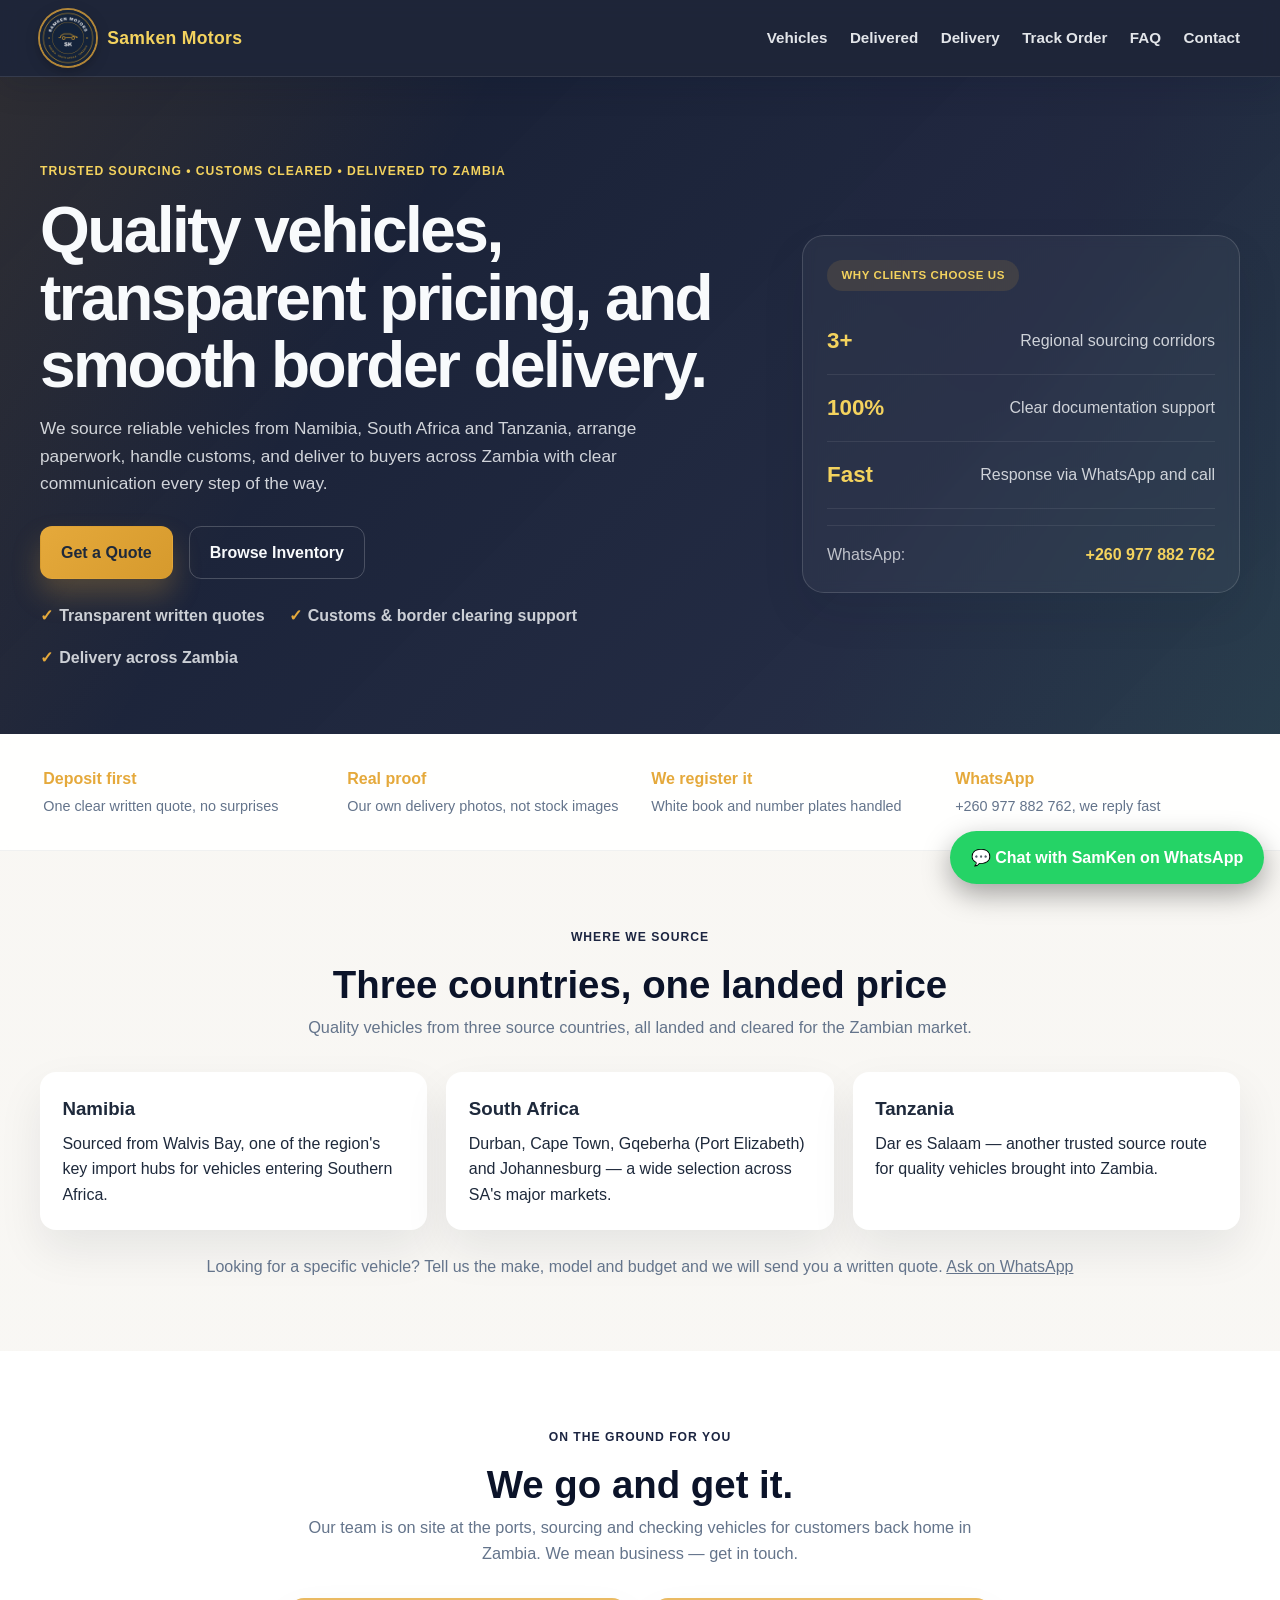
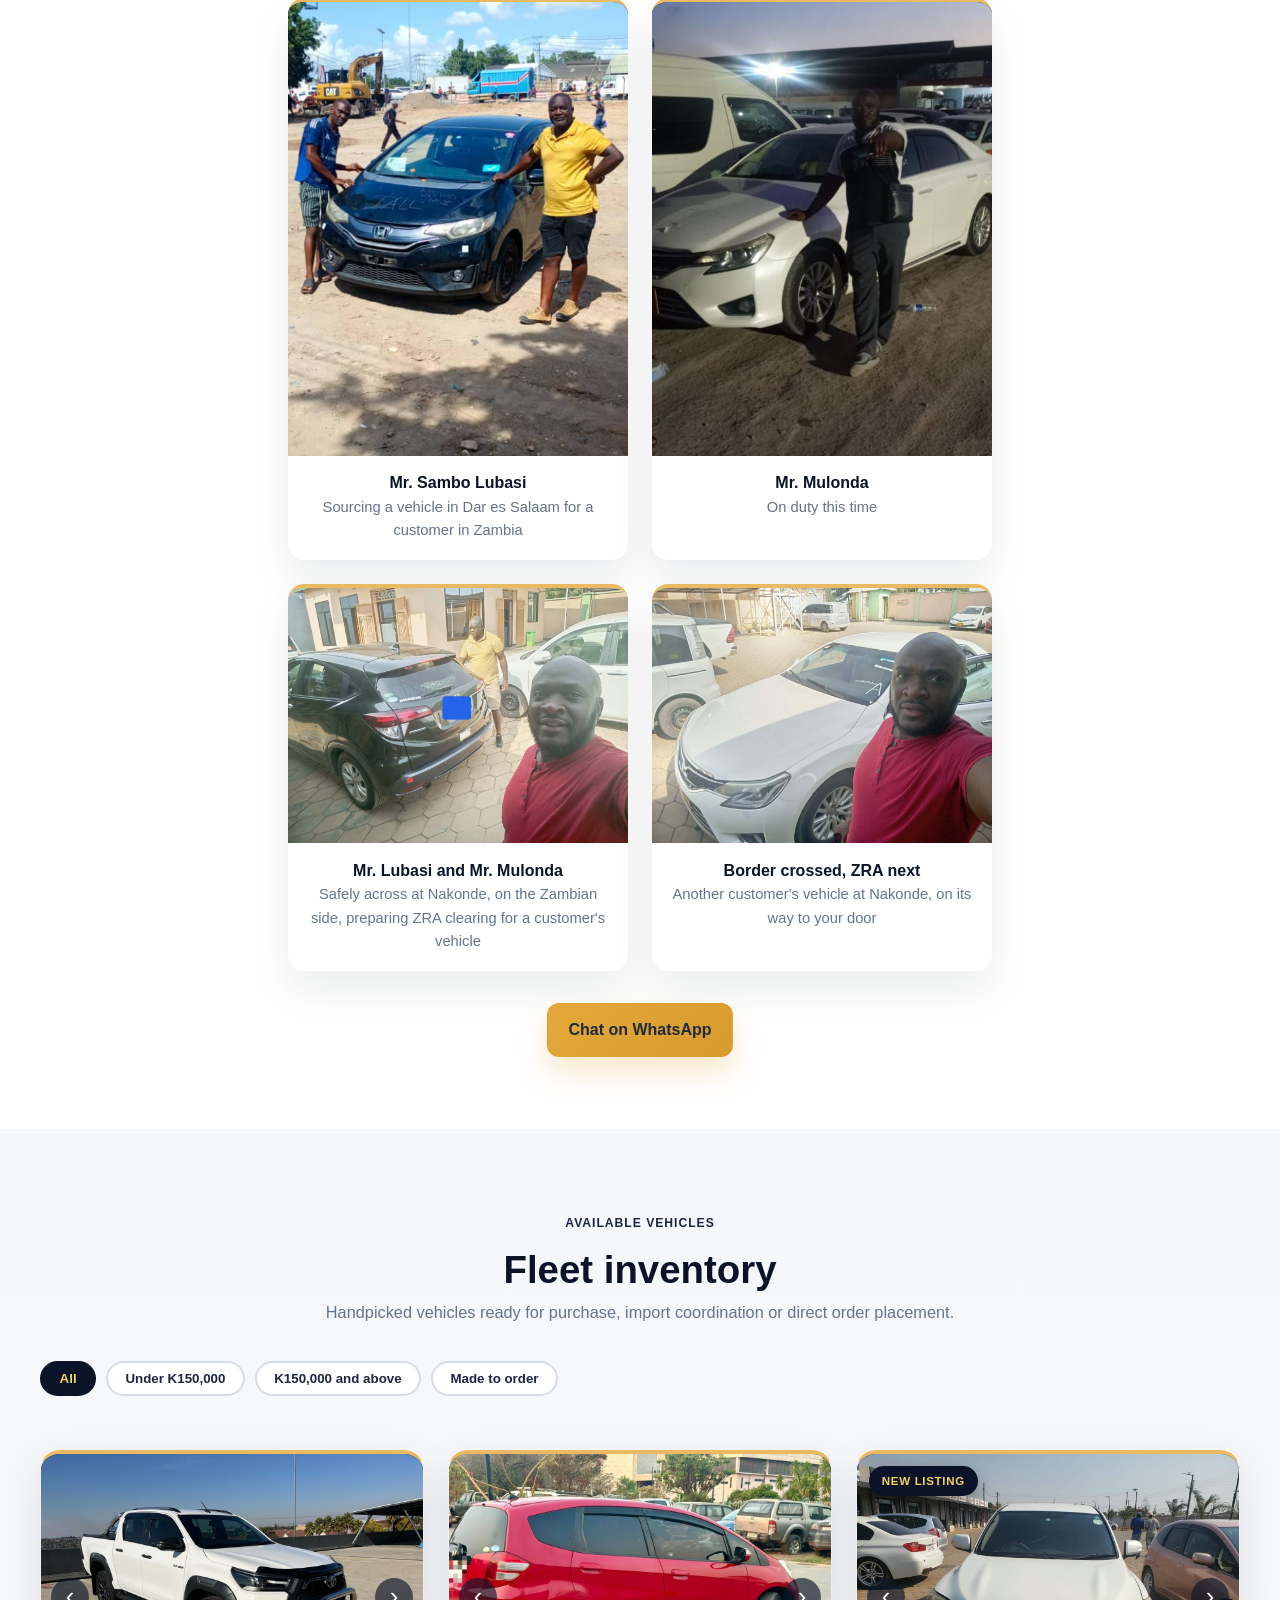
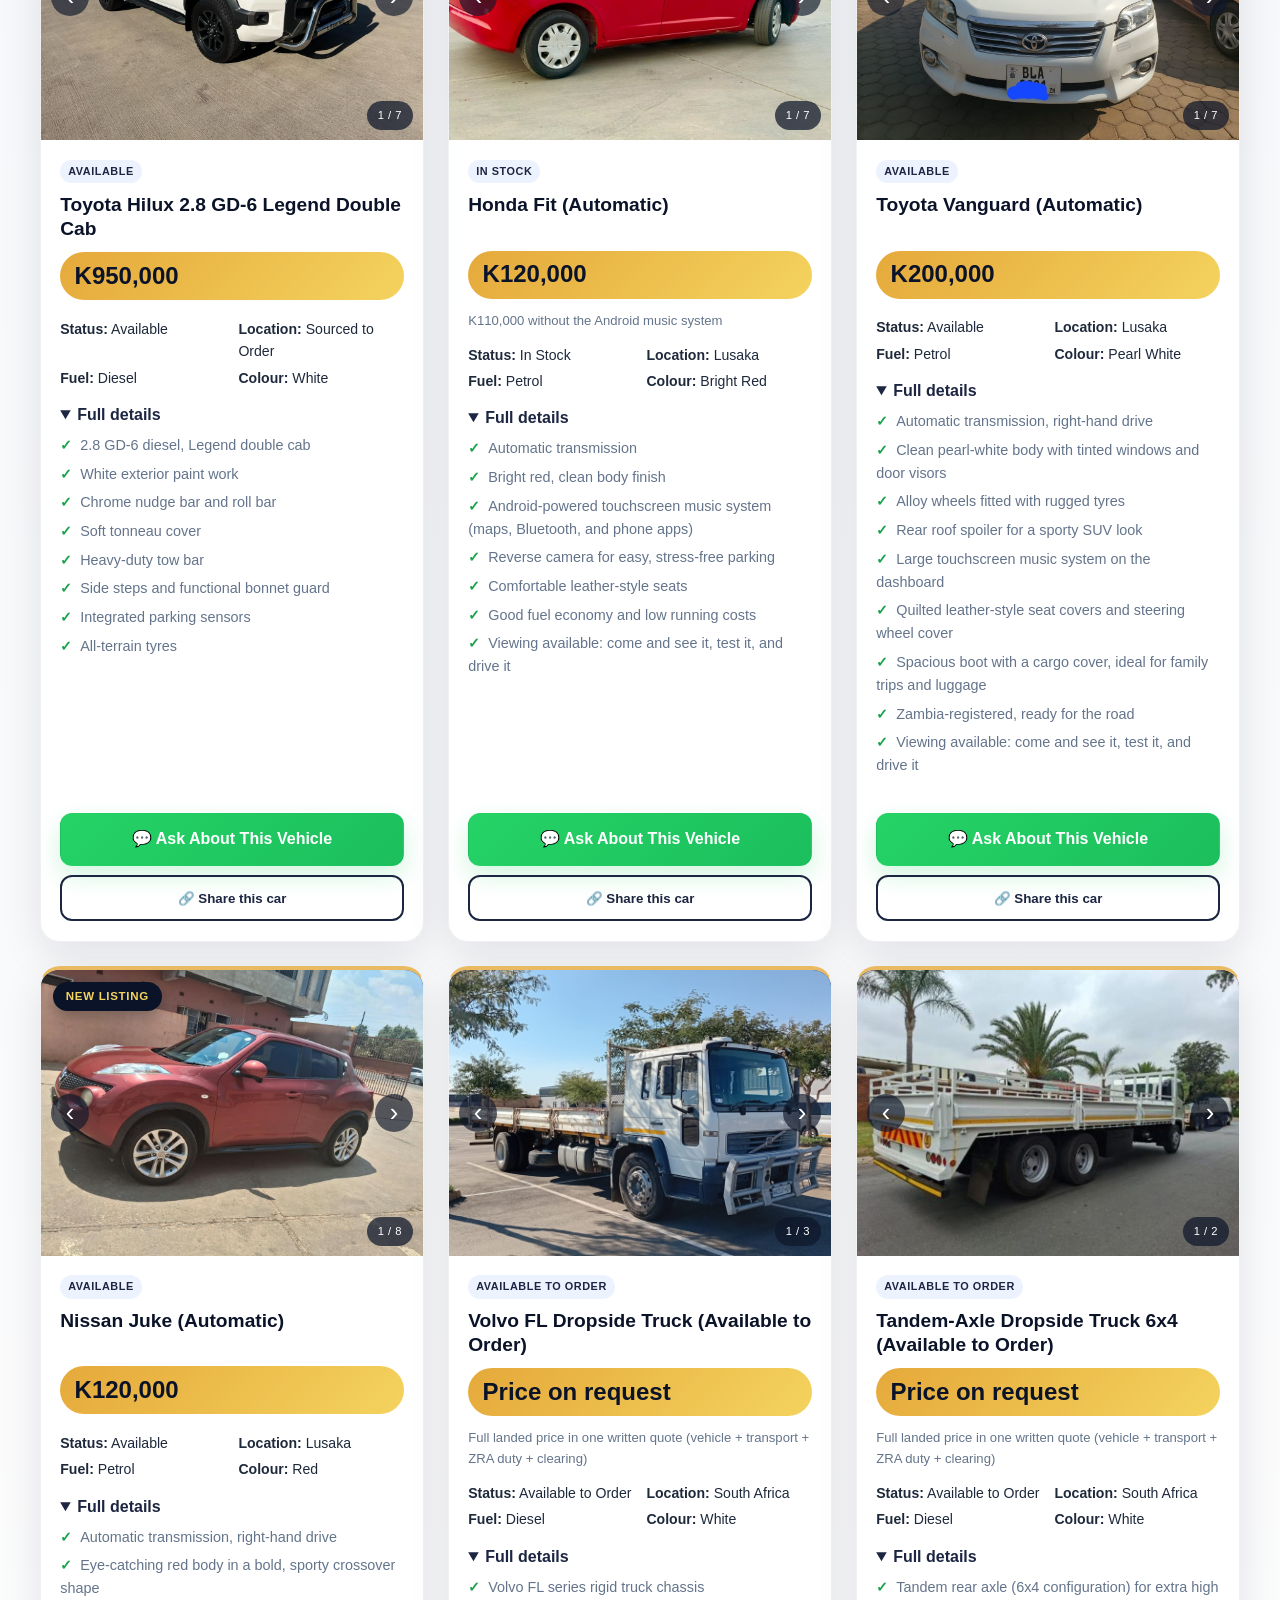
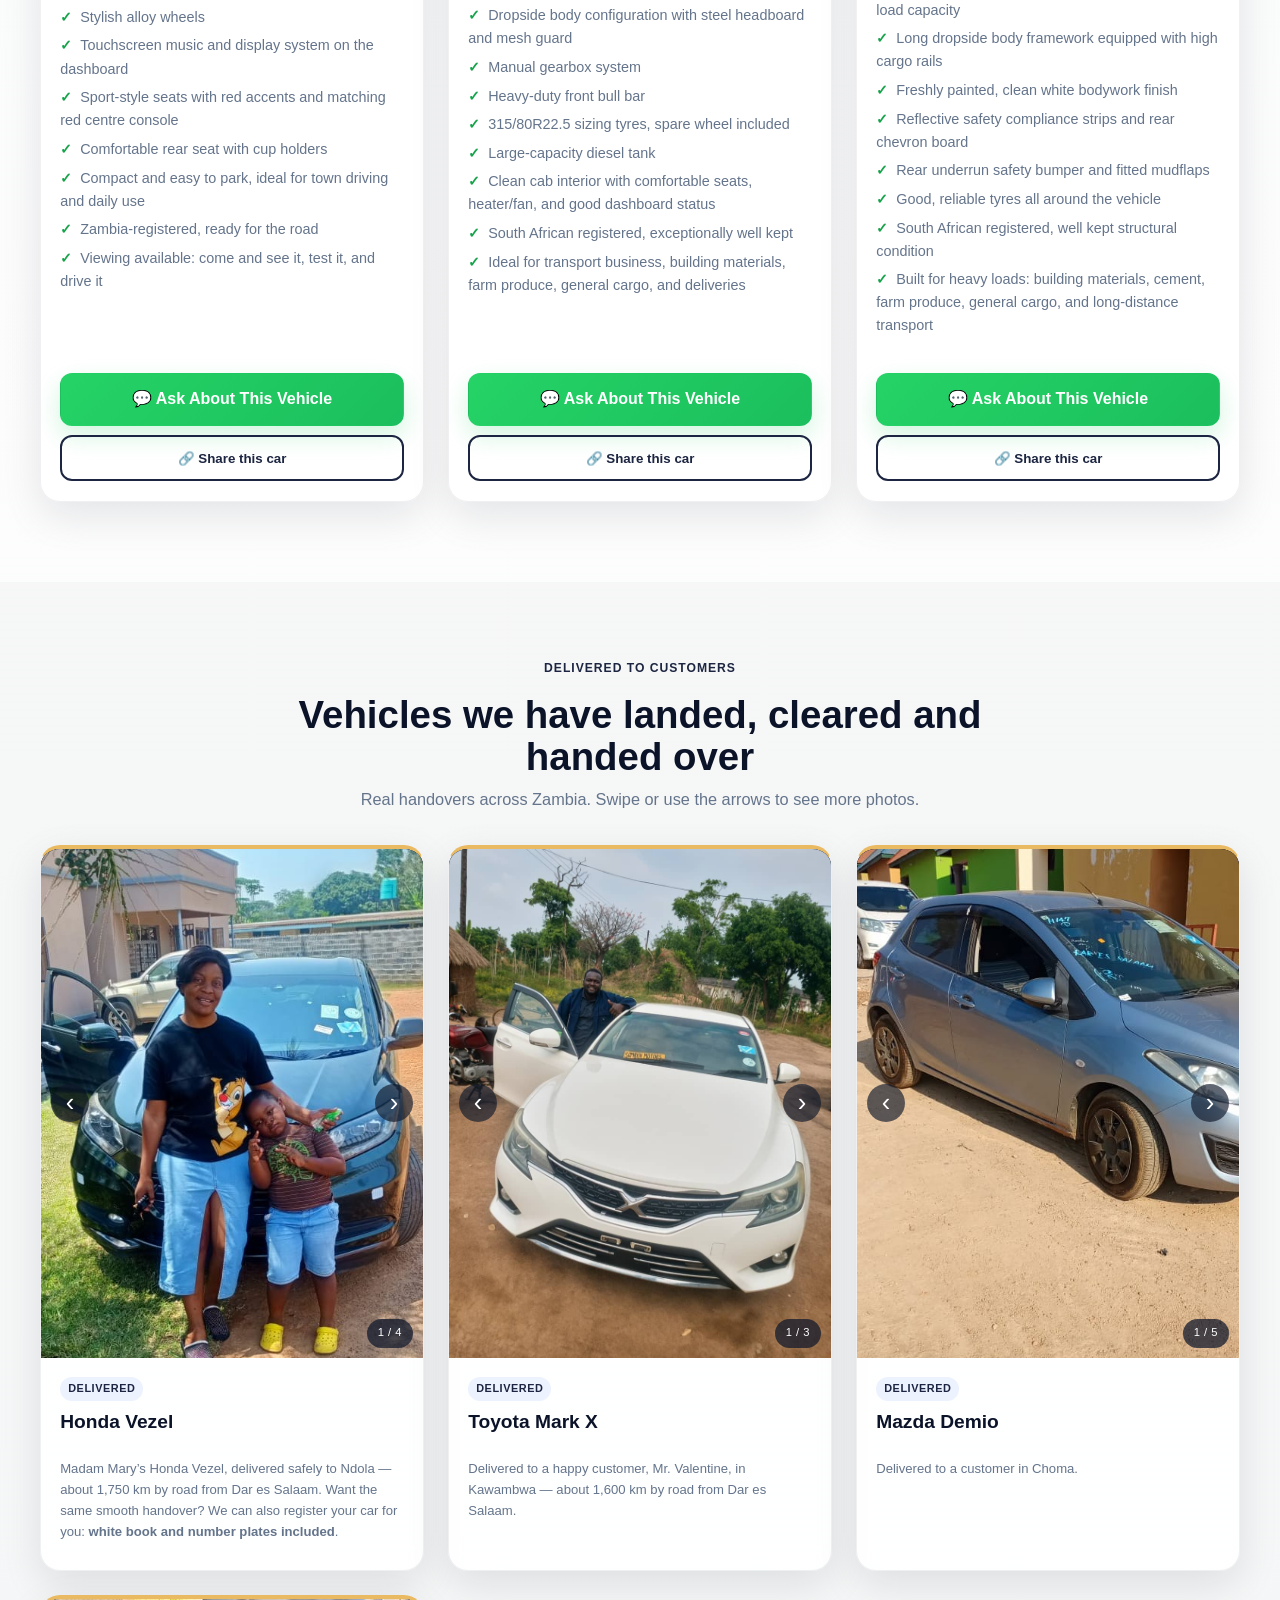
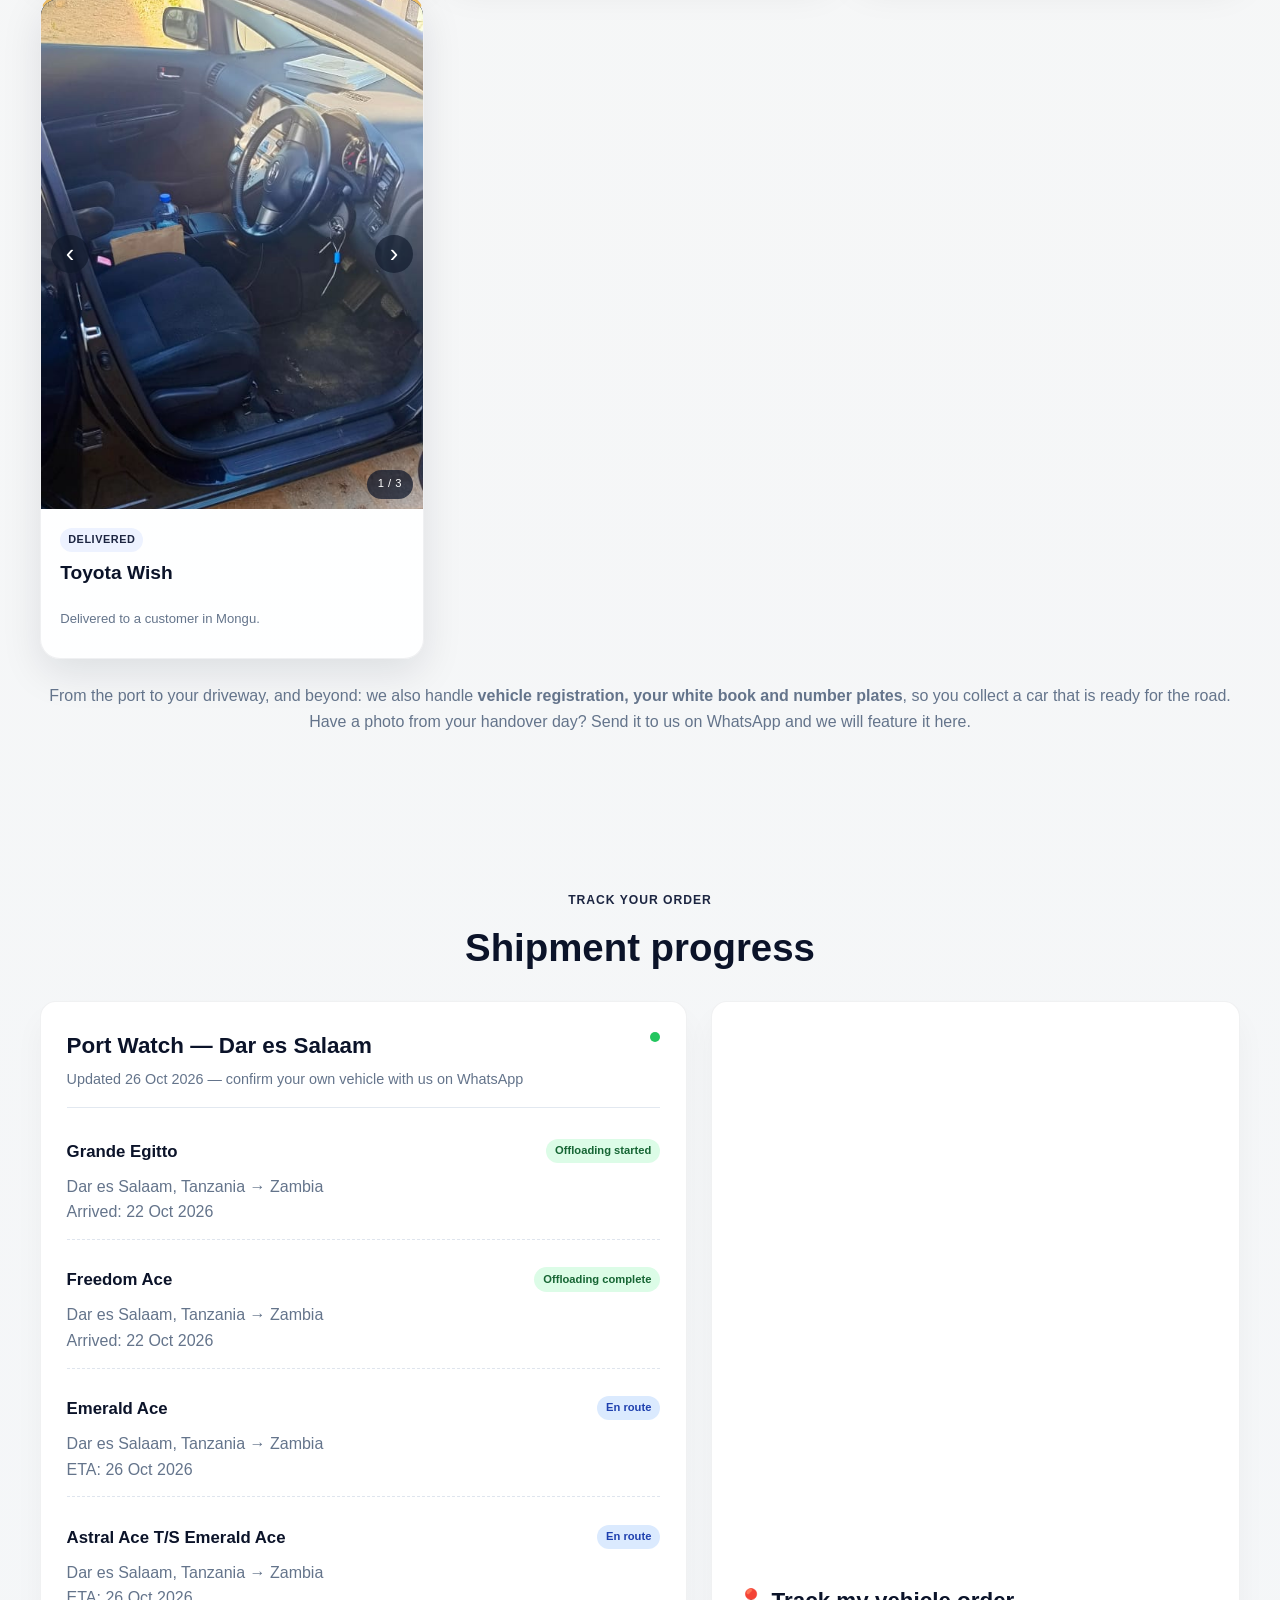
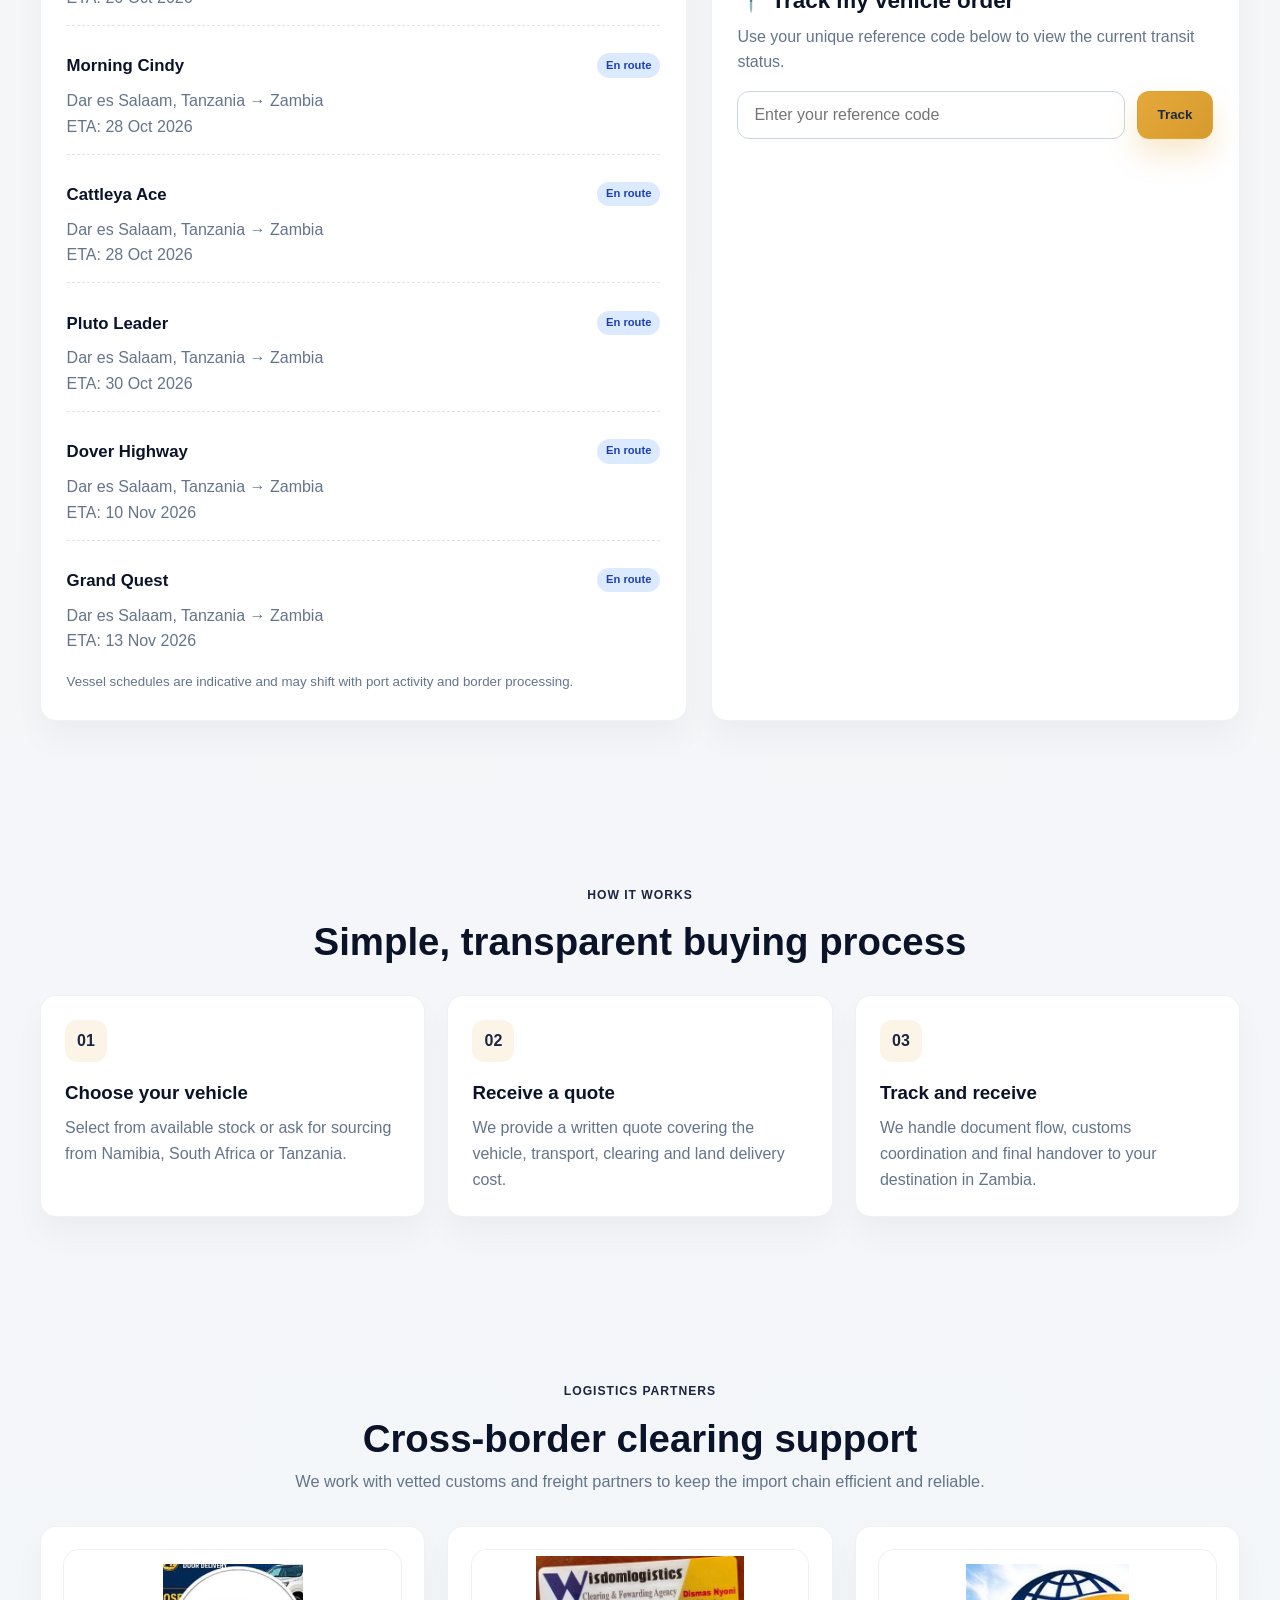
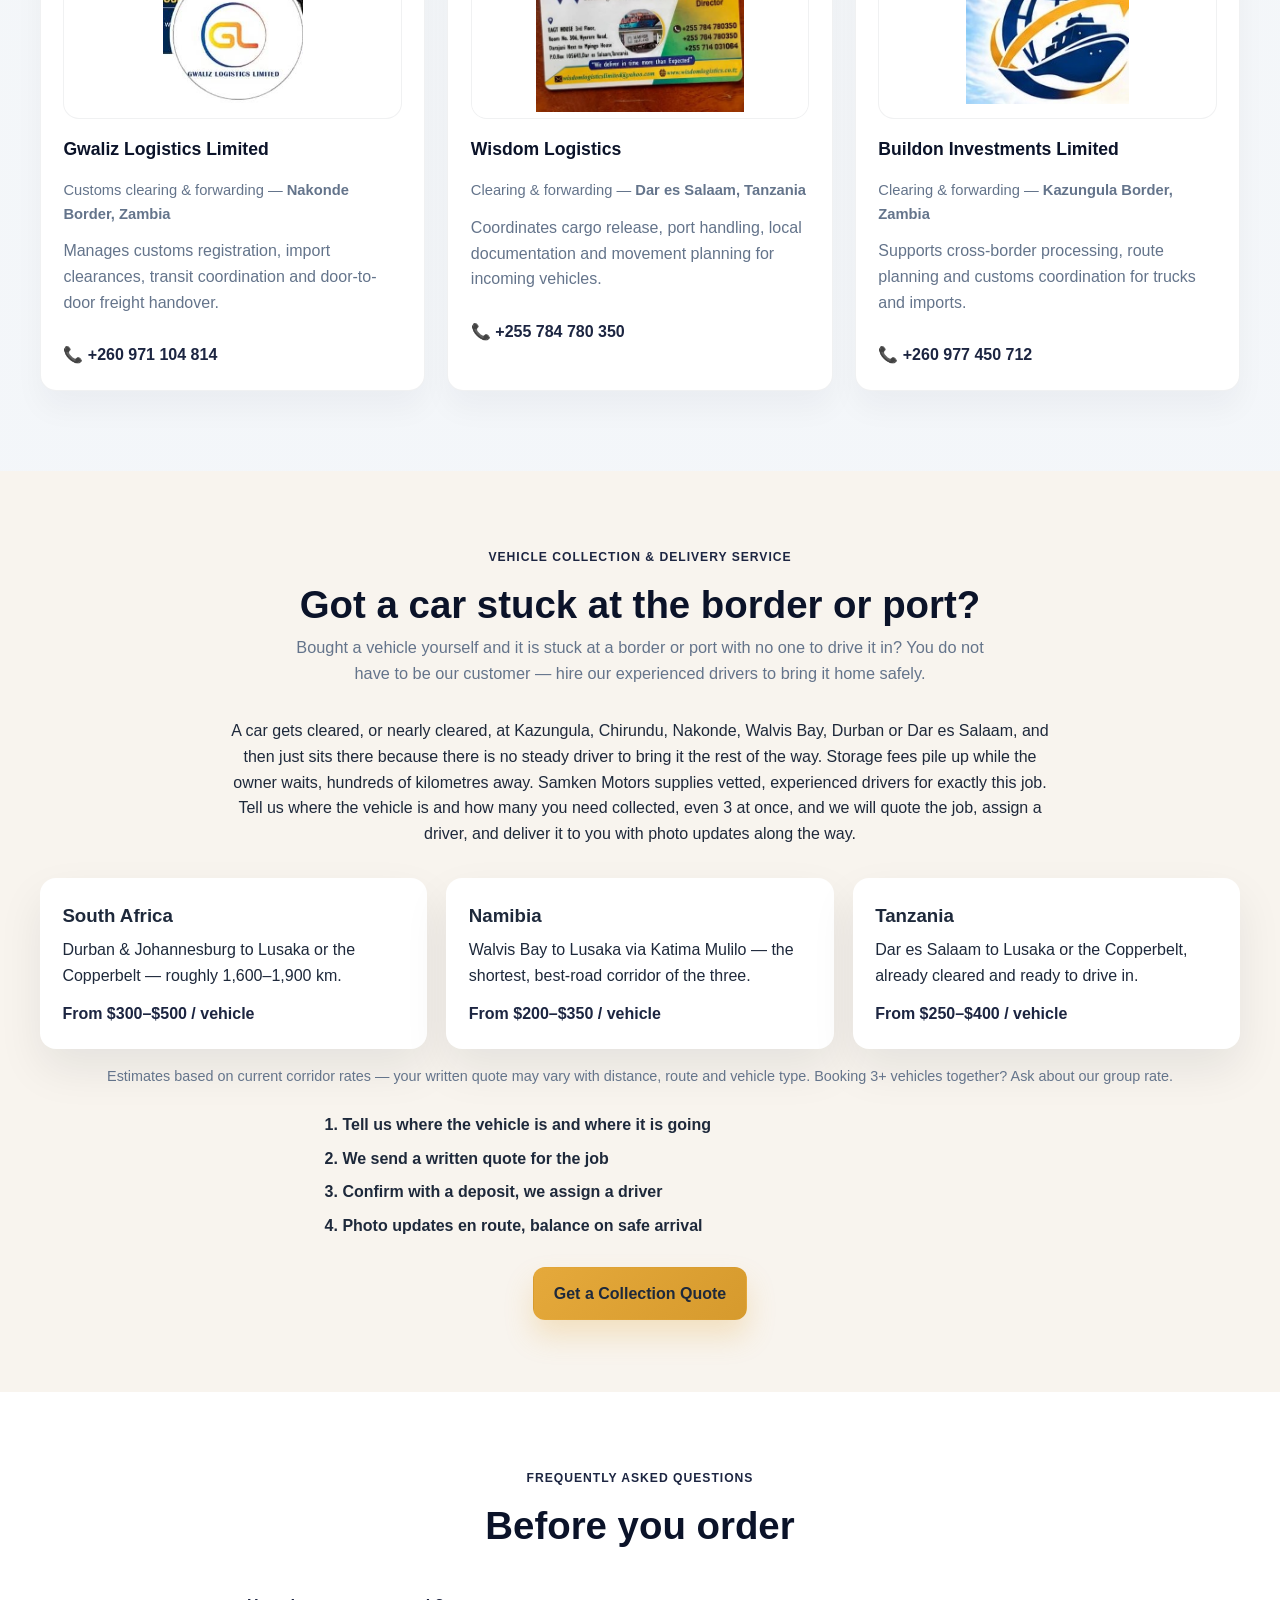
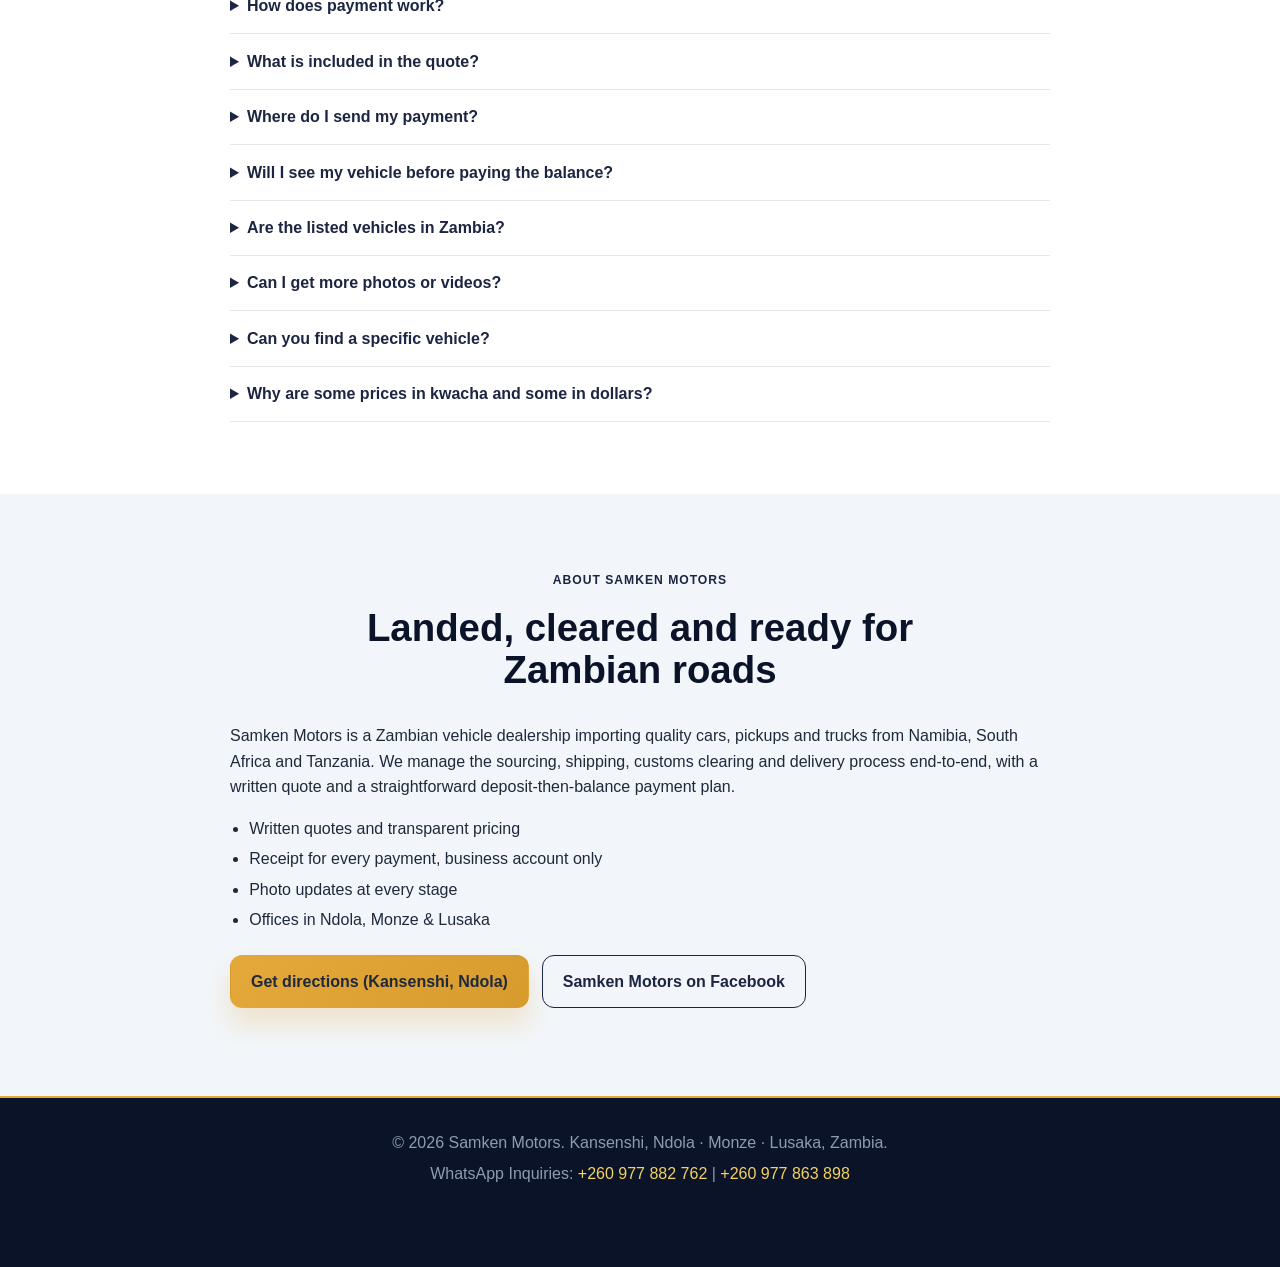
<file: index.html>
<!DOCTYPE html>
<html lang="en">
  <head>
    <meta charset="UTF-8" />
    <meta name="viewport" content="width=device-width, initial-scale=1.0" />
    <meta
      name="description"
      content="Samken Motors supplies quality vehicles from Namibia, South Africa and Tanzania to Zambia with transparent pricing, clear customs support and reliable delivery."
    />
    <meta name="theme-color" content="#0b1329" />
    <title>Samken Motors | Quality Vehicles Delivered to Zambia</title>
    <link rel="stylesheet" href="styles.css" />
  </head>
  <body>
    <header class="site-header">
      <div class="container nav-container">
        <div class="brand" aria-label="Samken Motors home">
          <img class="brand-logo-img" src="images/logo-badge.png" alt="Samken Motors logo" width="56" height="56" />
          <span class="brand-name">Samken Motors</span>
        </div>

        <button id="nav-toggle" class="nav-toggle-btn" aria-label="Toggle navigation menu">
          <span></span>
          <span></span>
          <span></span>
        </button>

        <nav id="nav-menu" class="nav-links" aria-label="Main navigation">
          <a href="#inventory-gallery">Vehicles</a>
          <a href="#delivered-section">Delivered</a>
          <a href="#delivery-service">Delivery</a>
          <a href="#tracking-portal">Track Order</a>
          <a href="#faq">FAQ</a>
          <a href="#contact-section">Contact</a>
        </nav>
      </div>
    </header>

    <main>
      <section class="hero-section">
        <div class="container hero-layout">
          <div class="hero-copy">
            <p class="eyebrow">Trusted sourcing • Customs cleared • Delivered to Zambia</p>
            <h1>Quality vehicles, transparent pricing, and smooth border delivery.</h1>
            <p class="hero-text">
              We source reliable vehicles from Namibia, South Africa and Tanzania, arrange paperwork,
              handle customs, and deliver to buyers across Zambia with clear communication every step of the way.
            </p>

            <div class="cta-row">
              <a class="btn btn-primary" href="https://wa.me/260977882762?text=Hello%20Samken%20Motors%2C%20I%20want%20to%20buy%20a%20vehicle" target="_blank" rel="noopener">Get a Quote</a>
              <a class="btn btn-secondary" href="#inventory-gallery">Browse Inventory</a>
            </div>

            <ul class="hero-points" aria-label="Business benefits">
              <li>Transparent written quotes</li>
              <li>Customs &amp; border clearing support</li>
              <li>Delivery across Zambia</li>
            </ul>
          </div>

          <div class="hero-panel" aria-label="Why Samken Motors">
            <div class="panel-badge">Why clients choose us</div>
            <div class="mini-stat">
              <strong>3+</strong>
              <span>Regional sourcing corridors</span>
            </div>
            <div class="mini-stat">
              <strong>100%</strong>
              <span>Clear documentation support</span>
            </div>
            <div class="mini-stat">
              <strong>Fast</strong>
              <span>Response via WhatsApp and call</span>
            </div>
            <div class="panel-cta">
              <span>WhatsApp:</span>
              <a href="https://wa.me/260977882762" target="_blank" rel="noopener">+260 977 882 762</a>
            </div>
          </div>
        </div>
      </section>

      <section class="trust-strip" aria-label="Company highlights">
        <div class="container trust-grid">
          <div><strong>Deposit first</strong><span>One clear written quote, no surprises</span></div>
          <div><strong>Real proof</strong><span>Our own delivery photos, not stock images</span></div>
          <div><strong>We register it</strong><span>White book and number plates handled</span></div>
          <div><strong>WhatsApp</strong><span>+260 977 882 762, we reply fast</span></div>
        </div>
      </section>

      <section id="sourcing" class="sourcing-section">
        <div class="container">
          <div class="section-heading">
            <p class="eyebrow eyebrow-dark">Where we source</p>
            <h2>Three countries, one landed price</h2>
            <p class="section-subtitle">Quality vehicles from three source countries, all landed and cleared for the Zambian market.</p>
          </div>
          <div class="corridor-grid">
            <article class="corridor-card"><h3>Namibia</h3><p>Sourced from Walvis Bay, one of the region's key import hubs for vehicles entering Southern Africa.</p></article>
            <article class="corridor-card"><h3>South Africa</h3><p>Durban, Cape Town, Gqeberha (Port Elizabeth) and Johannesburg — a wide selection across SA's major markets.</p></article>
            <article class="corridor-card"><h3>Tanzania</h3><p>Dar es Salaam — another trusted source route for quality vehicles brought into Zambia.</p></article>
          </div>
          <p class="delivered-note">Looking for a specific vehicle? Tell us the make, model and budget and we will send you a written quote.
            <a href="https://wa.me/260977882762" target="_blank" rel="noopener">Ask on WhatsApp</a></p>
        </div>
      </section>

      <section id="on-ground" class="ground-section">
        <div class="container">
          <div class="section-heading">
            <p class="eyebrow eyebrow-dark">On the ground for you</p>
            <h2>We go and get it.</h2>
            <p class="section-subtitle">
              Our team is on site at the ports, sourcing and checking vehicles for customers back home in Zambia.
              We mean business — get in touch.
            </p>
          </div>
          <div class="ground-photos">
            <figure class="ground-figure">
              <img src="images/team-sourcing-dar-1.jpg" alt="Mr. Sambo Lubasi sourcing a vehicle in Dar es Salaam, Tanzania for a Samken Motors customer" loading="lazy" onerror="this.classList.add('img-broken')" />
              <figcaption><strong>Mr. Sambo Lubasi</strong><br>Sourcing a vehicle in Dar es Salaam for a customer in Zambia</figcaption>
            </figure>
            <figure class="ground-figure">
              <img src="images/team-mulonda-on-duty-1.jpg" alt="Mr. Mulonda on duty with a vehicle for a Samken Motors customer" loading="lazy" onerror="this.classList.add('img-broken')" />
              <figcaption><strong>Mr. Mulonda</strong><br>On duty this time</figcaption>
            </figure>
            <figure class="ground-figure ground-figure--wide">
              <img src="images/ground-nakonde-zra-1.jpg" alt="Mr. Lubasi and Mr. Mulonda at Nakonde on the Zambian side of the border with a customer's vehicle, preparing for ZRA clearing" loading="lazy" onerror="this.classList.add('img-broken')" />
              <figcaption><strong>Mr. Lubasi and Mr. Mulonda</strong><br>Safely across at Nakonde, on the Zambian side, preparing ZRA clearing for a customer's vehicle</figcaption>
            </figure>
            <figure class="ground-figure ground-figure--wide">
              <img src="images/ground-nakonde-zra-2.jpg" alt="White Toyota Mark X at Nakonde after crossing into Zambia, ready for ZRA clearing" loading="lazy" onerror="this.classList.add('img-broken')" />
              <figcaption><strong>Border crossed, ZRA next</strong><br>Another customer's vehicle at Nakonde, on its way to your door</figcaption>
            </figure>
          </div>
          <p class="delivery-cta"><a class="btn btn-primary" href="https://wa.me/260977882762" target="_blank" rel="noopener">Chat on WhatsApp</a></p>
        </div>
      </section>

      <section id="inventory-gallery" class="inventory-section">
        <div class="container">
          <div class="section-heading">
            <p class="eyebrow eyebrow-dark">Available vehicles</p>
            <h2>Fleet inventory</h2>
            <p class="section-subtitle">
              Handpicked vehicles ready for purchase, import coordination or direct order placement.
            </p>
          </div>
          <div id="vehicles-grid-target" class="vehicles-grid" aria-live="polite"></div>
        </div>
      </section>

      <section id="delivered-section" class="delivered-section">
        <div class="container">
          <div class="section-heading">
            <p class="eyebrow eyebrow-dark">Delivered to customers</p>
            <h2>Vehicles we have landed, cleared and handed over</h2>
            <p class="section-subtitle">Real handovers across Zambia. Swipe or use the arrows to see more photos.</p>
          </div>
          <div id="delivered-grid-target" class="vehicles-grid"></div>
          <p class="delivered-note">From the port to your driveway, and beyond: we also handle <strong>vehicle registration, your white book and number plates</strong>, so you collect a car that is ready for the road. Have a photo from your handover day? Send it to us on WhatsApp and we will feature it here.</p>
        </div>
      </section>

      <section id="tracking-portal" class="tracking-section">
        <div class="container">
          <div class="section-heading">
            <p class="eyebrow eyebrow-dark">Track your order</p>
            <h2>Shipment progress</h2>
          </div>

          <div class="tracking-layout-wrapper">
            <div class="port-watch-card">
              <div class="card-header">
                <span class="pulse-indicator"></span>
                <h3>Port Watch — Dar es Salaam</h3>
                <p class="timestamp">Updated 26 Oct 2026 — confirm your own vehicle with us on WhatsApp</p>
              </div>

              <div class="vessel-list" id="vessel-list-target"><p class="tracker-loading">Loading shipment status…</p></div>
              <p class="disclaimer">
                <small>Vessel schedules are indicative and may shift with port activity and border processing.</small>
              </p>
            </div>

            <div class="tracker-card">
              <h3>📍 Track my vehicle order</h3>
              <p>Use your unique reference code below to view the current transit status.</p>

              <form id="vessel-tracker-form" class="tracker-form" novalidate>
                <div class="input-group">
                  <input
                    type="text"
                    id="tracking-ref-code"
                    placeholder="Enter your reference code"
                    aria-label="Vehicle tracking reference code"
                    required
                  />
                  <button type="submit" class="btn btn-primary">Track</button>
                </div>
              </form>

              <div id="tracking-results-output" class="tracking-output-display" aria-live="polite"></div>
            </div>
          </div>
        </div>
      </section>

      <section id="process-section" class="process-section">
        <div class="container">
          <div class="section-heading">
            <p class="eyebrow eyebrow-dark">How it works</p>
            <h2>Simple, transparent buying process</h2>
          </div>

          <div class="process-grid">
            <article class="process-card">
              <span class="step-number">01</span>
              <h3>Choose your vehicle</h3>
              <p>Select from available stock or ask for sourcing from Namibia, South Africa or Tanzania.</p>
            </article>

            <article class="process-card">
              <span class="step-number">02</span>
              <h3>Receive a quote</h3>
              <p>We provide a written quote covering the vehicle, transport, clearing and land delivery cost.</p>
            </article>

            <article class="process-card">
              <span class="step-number">03</span>
              <h3>Track and receive</h3>
              <p>We handle document flow, customs coordination and final handover to your destination in Zambia.</p>
            </article>
          </div>
        </div>
      </section>

      <section id="clearing-partners" class="partners-section">
        <div class="container">
          <div class="section-heading">
            <p class="eyebrow eyebrow-dark">Logistics partners</p>
            <h2>Cross-border clearing support</h2>
            <p class="section-subtitle">
              We work with vetted customs and freight partners to keep the import chain efficient and reliable.
            </p>
          </div>

          <div class="partners-grid">
            <article class="partner-card">
              <div class="partner-media"><img class="partner-logo" src="images/partner-gwaliz-logo.jpg" alt="Gwaliz Logistics Limited logo" loading="lazy" onerror="this.classList.add('img-broken')" /></div>
              <div class="partner-branding">
                <h3>Gwaliz Logistics Limited</h3>
              </div>
              <p class="corridor-tag">Customs clearing &amp; forwarding — <strong>Nakonde Border, Zambia</strong></p>
              <p class="service-details">Manages customs registration, import clearances, transit coordination and door-to-door freight handover.</p>
              <a href="tel:+260971104814" class="partner-contact">📞 +260 971 104 814</a>
            </article>

            <article class="partner-card">
              <div class="partner-media"><img class="partner-logo partner-logo-card" src="images/partner-wisdom-logistics-card.jpg" alt="Wisdom Logistics business card" loading="lazy" onerror="this.classList.add('img-broken')" /></div>
              <div class="partner-branding">
                <h3>Wisdom Logistics</h3>
              </div>
              <p class="corridor-tag">Clearing &amp; forwarding — <strong>Dar es Salaam, Tanzania</strong></p>
              <p class="service-details">Coordinates cargo release, port handling, local documentation and movement planning for incoming vehicles.</p>
              <a href="tel:+255784780350" class="partner-contact">📞 +255 784 780 350</a>
            </article>

            <article class="partner-card">
              <div class="partner-media"><img class="partner-logo" src="images/partner-buildon-logo.jpg" alt="Buildon Investments Limited logo" loading="lazy" onerror="this.classList.add('img-broken')" /></div>
              <div class="partner-branding">
                <h3>Buildon Investments Limited</h3>
              </div>
              <p class="corridor-tag">Clearing &amp; forwarding — <strong>Kazungula Border, Zambia</strong></p>
              <p class="service-details">Supports cross-border processing, route planning and customs coordination for trucks and imports.</p>
              <a href="tel:+260977450712" class="partner-contact">📞 +260 977 450 712</a>
            </article>
          </div>
        </div>
      </section>

      <section id="delivery-service" class="delivery-section">
        <div class="container">
          <div class="section-heading">
            <p class="eyebrow eyebrow-dark">Vehicle collection &amp; delivery service</p>
            <h2>Got a car stuck at the border or port?</h2>
            <p class="section-subtitle">
              Bought a vehicle yourself and it is stuck at a border or port with no one to drive it in?
              You do not have to be our customer — hire our experienced drivers to bring it home safely.
            </p>
          </div>

          <p class="delivery-intro">
            A car gets cleared, or nearly cleared, at Kazungula, Chirundu, Nakonde, Walvis Bay, Durban or Dar es Salaam,
            and then just sits there because there is no steady driver to bring it the rest of the way. Storage fees pile up
            while the owner waits, hundreds of kilometres away. Samken Motors supplies vetted, experienced drivers for exactly
            this job. Tell us where the vehicle is and how many you need collected, even 3 at once, and we will quote the job,
            assign a driver, and deliver it to you with photo updates along the way.
          </p>

          <div class="corridor-grid">
            <article class="corridor-card">
              <h3>South Africa</h3>
              <p>Durban &amp; Johannesburg to Lusaka or the Copperbelt — roughly 1,600–1,900 km.</p>
              <p class="corridor-price">From $300–$500 / vehicle</p>
            </article>
            <article class="corridor-card">
              <h3>Namibia</h3>
              <p>Walvis Bay to Lusaka via Katima Mulilo — the shortest, best-road corridor of the three.</p>
              <p class="corridor-price">From $200–$350 / vehicle</p>
            </article>
            <article class="corridor-card">
              <h3>Tanzania</h3>
              <p>Dar es Salaam to Lusaka or the Copperbelt, already cleared and ready to drive in.</p>
              <p class="corridor-price">From $250–$400 / vehicle</p>
            </article>
          </div>

          <p class="delivery-estimate">
            Estimates based on current corridor rates — your written quote may vary with distance, route and vehicle type.
            Booking 3+ vehicles together? Ask about our group rate.
          </p>

          <ol class="delivery-steps">
            <li>Tell us where the vehicle is and where it is going</li>
            <li>We send a written quote for the job</li>
            <li>Confirm with a deposit, we assign a driver</li>
            <li>Photo updates en route, balance on safe arrival</li>
          </ol>

          <div class="delivery-cta">
            <a class="btn btn-primary" href="https://wa.me/260977882762?text=Hi%20Samken%20Motors%2C%20I%20have%20a%20vehicle%20that%20needs%20collecting%20and%20delivering%20to%20me%20in%20Zambia." target="_blank" rel="noopener">Get a Collection Quote</a>
          </div>
        </div>
      </section>

      <section id="faq" class="faq-section">
        <div class="container faq-container">
          <div class="section-heading">
            <p class="eyebrow eyebrow-dark">Frequently asked questions</p>
            <h2>Before you order</h2>
          </div>
          <details class="faq-item"><summary>How does payment work?</summary><p>You pay a deposit to confirm the order. We buy and ship the vehicle, and you pay the balance when it arrives in Zambia.</p></details>
          <details class="faq-item"><summary>What is included in the quote?</summary><p>Vehicle + transport + ZRA duty + clearing, in one written landed price.</p></details>
          <details class="faq-item"><summary>Where do I send my payment?</summary><p>Payments go to our business account only, and you receive a receipt for every payment.</p></details>
          <details class="faq-item"><summary>Will I see my vehicle before paying the balance?</summary><p>Yes. We send photo updates at every stage, and you inspect the vehicle before paying the balance.</p></details>
          <details class="faq-item"><summary>Are the listed vehicles in Zambia?</summary><p>Some are, and you can view them (the listing says where). Others are in South Africa and available to order, and we bring them to Zambia for you.</p></details>
          <details class="faq-item"><summary>Can I get more photos or videos?</summary><p>Yes. Message us on WhatsApp and we will send more photos and videos of any vehicle.</p></details>
          <details class="faq-item"><summary>Can you find a specific vehicle?</summary><p>Yes. Tell us the make, model, year and your total budget, and we will send a written quote.</p></details>
          <details class="faq-item"><summary>Why are some prices in kwacha and some in dollars?</summary><p>Vehicle prices are in kwacha. The collection and delivery service for cars stuck at borders is quoted in US dollars because it is priced on cross-border corridor costs.</p></details>
        </div>
      </section>

      <section id="about" class="about-section">
        <div class="container about-container">
          <div class="section-heading">
            <p class="eyebrow eyebrow-dark">About Samken Motors</p>
            <h2>Landed, cleared and ready for Zambian roads</h2>
          </div>
          <p>
            Samken Motors is a Zambian vehicle dealership importing quality cars, pickups and trucks from Namibia, South Africa and Tanzania.
            We manage the sourcing, shipping, customs clearing and delivery process end-to-end, with a written quote and a straightforward
            deposit-then-balance payment plan.
          </p>
          <ul class="about-points">
            <li>Written quotes and transparent pricing</li>
            <li>Receipt for every payment, business account only</li>
            <li>Photo updates at every stage</li>
            <li>Offices in Ndola, Monze &amp; Lusaka</li>
          </ul>
          <p class="about-links">
            <a class="btn btn-primary" href="https://www.google.com/maps/search/?api=1&amp;query=Kansenshi%20Ndola%20Zambia" target="_blank" rel="noopener">Get directions (Kansenshi, Ndola)</a>
            <a class="btn btn-secondary btn-dark-text" href="https://www.facebook.com/samkenmotors" target="_blank" rel="noopener">Samken Motors on Facebook</a>
          </p>
        </div>
      </section>
    </main>

    <footer id="contact-section" class="main-footer">
      <div class="container footer-content">
        <p>&copy; 2026 Samken Motors. Kansenshi, Ndola · Monze · Lusaka, Zambia.</p>
        <p>
          WhatsApp Inquiries:
          <a href="https://wa.me/260977882762" target="_blank" rel="noopener">+260 977 882 762</a>
          |
          <a href="https://wa.me/260977863898" target="_blank" rel="noopener">+260 977 863 898</a>
        </p>
      </div>
    </footer>

    <script src="vehicles.js"></script>
    <script src="script.js"></script>
    <script src="enhance.js"></script>
    <a class="wa-sticky" href="https://wa.me/260977882762?text=Hello%20SamKen%20Motors%2C%20I%20saw%20your%20website%20and%20I%20am%20interested%20in%20a%20vehicle" target="_blank" rel="noopener">💬 Chat with SamKen on WhatsApp</a>
  </body>
</html>
</file>
<file: styles.css>
/* Global Brand Stylesheet for SamKen Motors */
:root {
  --navy-dark: #0b1329;
  --navy-primary: #1c2541;
  --navy-light: #3a506b;
  --gold-primary: #e5a93b;
  --gold-light: #f4d35e;
  --text-dark: #1e293b;
  --text-light: #f8fafc;
  --muted: #64748b;
  --white: #ffffff;
  --bg-soft: #f5f7fb;
  --bg-cream: #f8f4ee;
  --shadow-soft: 0 20px 45px rgba(15, 23, 42, 0.08);
  --shadow-card: 0 20px 40px rgba(15, 23, 42, 0.08);
  --radius-lg: 22px;
  --radius-md: 16px;
}

* {
  box-sizing: border-box;
  margin: 0;
  padding: 0;
}

html {
  scroll-behavior: smooth;
}

body {
  background: linear-gradient(180deg, #f9f7f3 0%, #f2f6fb 100%);
  color: var(--text-dark);
  line-height: 1.6;
  font-family: -apple-system, BlinkMacSystemFont, "Segoe UI", Roboto, Helvetica, Arial, sans-serif;
}

a {
  color: inherit;
}

img {
  max-width: 100%;
  display: block;
}

.container {
  width: min(1200px, calc(100% - 2rem));
  margin: 0 auto;
}

.site-header {
  position: sticky;
  top: 0;
  z-index: 1000;
  background: rgba(11, 19, 41, 0.92);
  backdrop-filter: blur(10px);
  border-bottom: 1px solid rgba(255, 255, 255, 0.1);
  box-shadow: 0 12px 30px rgba(11, 19, 41, 0.12);
}

.nav-container {
  display: flex;
  justify-content: space-between;
  align-items: center;
  min-height: 76px;
}

.brand {
  display: inline-flex;
  align-items: center;
  gap: 0.7rem;
  color: var(--gold-light);
  font-weight: 800;
  letter-spacing: 0.02em;
}

.brand-logo {
  display: inline-flex;
  width: 38px;
  height: 38px;
  align-items: center;
  justify-content: center;
  border-radius: 12px;
  background: rgba(229, 169, 59, 0.14);
  font-size: 1.4rem;
  box-shadow: inset 0 0 0 1px rgba(255,255,255,0.06);
}

.brand-name {
  font-size: 1.1rem;
}

.nav-links {
  display: flex;
  align-items: center;
  gap: 1.4rem;
}

.nav-links a {
  color: var(--text-light);
  text-decoration: none;
  font-size: 0.95rem;
  font-weight: 600;
  opacity: 0.9;
  transition: color 0.2s ease, opacity 0.2s ease;
}

.nav-links a:hover,
.nav-links a:focus-visible {
  color: var(--gold-primary);
  opacity: 1;
}

.nav-toggle-btn {
  display: none;
  background: transparent;
  border: 1px solid rgba(255,255,255,0.15);
  border-radius: 10px;
  padding: 0.55rem 0.6rem;
  cursor: pointer;
  flex-direction: column;
  gap: 0.28rem;
}

.nav-toggle-btn span {
  width: 22px;
  height: 2.5px;
  background: var(--white);
  border-radius: 999px;
}

.hero-section {
  background:
    linear-gradient(135deg, rgba(11, 19, 41, 0.96), rgba(28, 37, 65, 0.94)),
    radial-gradient(circle at top right, rgba(229, 169, 59, 0.18), transparent 35%);
  color: var(--text-light);
  padding: 5rem 0 4rem;
  position: relative;
  overflow: hidden;
}

.hero-section::before {
  content: "";
  position: absolute;
  inset: 0;
  background: linear-gradient(120deg, rgba(229,169,59,0.12), transparent 30%, transparent 70%, rgba(34,197,94,0.08));
  pointer-events: none;
}

.hero-layout {
  display: grid;
  grid-template-columns: 1.25fr 0.75fr;
  align-items: center;
  gap: 2rem;
  position: relative;
  z-index: 1;
}

.eyebrow {
  display: inline-block;
  font-size: 0.76rem;
  text-transform: uppercase;
  letter-spacing: 0.08em;
  font-weight: 800;
  color: var(--gold-light);
  margin-bottom: 1rem;
}

.eyebrow-dark {
  color: var(--navy-primary);
}

.hero-copy h1 {
  font-size: clamp(2.4rem, 5vw, 4.1rem);
  line-height: 1.05;
  letter-spacing: -0.04em;
  margin-bottom: 1rem;
  max-width: 680px;
}

.hero-text {
  color: rgba(248, 250, 252, 0.82);
  font-size: 1.08rem;
  max-width: 620px;
  margin-bottom: 1.75rem;
}

.cta-row {
  display: flex;
  flex-wrap: wrap;
  gap: 1rem;
  margin-bottom: 1.5rem;
}

.btn {
  display: inline-flex;
  align-items: center;
  justify-content: center;
  min-height: 46px;
  padding: 0.8rem 1.25rem;
  border-radius: 12px;
  border: 1px solid transparent;
  font-weight: 700;
  text-decoration: none;
  transition: transform 0.2s ease, box-shadow 0.2s ease, background 0.2s ease;
  cursor: pointer;
}

.btn:hover,
.btn:focus-visible {
  transform: translateY(-1px);
}

.btn-primary {
  background: linear-gradient(135deg, var(--gold-primary), #d69a2d);
  color: #1e293b;
  box-shadow: 0 16px 28px rgba(229, 169, 59, 0.25);
}

.btn-secondary {
  background: transparent;
  border-color: rgba(255, 255, 255, 0.2);
  color: var(--text-light);
}

.hero-points {
  display: flex;
  flex-wrap: wrap;
  gap: 1rem 1.5rem;
  list-style: none;
  color: rgba(248, 250, 252, 0.8);
  font-weight: 600;
}

.hero-points li {
  position: relative;
  padding-left: 1.2rem;
}

.hero-points li::before {
  content: "✓";
  position: absolute;
  left: 0;
  color: var(--gold-primary);
}

.hero-panel {
  background: rgba(255, 255, 255, 0.04);
  border: 1px solid rgba(255, 255, 255, 0.14);
  border-radius: var(--radius-lg);
  box-shadow: var(--shadow-soft);
  padding: 1.5rem;
  backdrop-filter: blur(6px);
}

.panel-badge {
  display: inline-flex;
  margin-bottom: 1rem;
  padding: 0.42rem 0.9rem;
  border-radius: 999px;
  background: rgba(229, 169, 59, 0.12);
  color: var(--gold-light);
  font-size: 0.72rem;
  font-weight: 800;
  text-transform: uppercase;
  letter-spacing: 0.05em;
}

.mini-stat {
  display: flex;
  justify-content: space-between;
  align-items: center;
  gap: 1rem;
  padding: 0.95rem 0;
  border-bottom: 1px solid rgba(255, 255, 255, 0.08);
}

.mini-stat:last-of-type {
  border-bottom: none;
}

.mini-stat strong {
  font-size: 1.4rem;
  color: var(--gold-light);
}

.mini-stat span {
  color: rgba(248, 250, 252, 0.8);
  text-align: right;
}

.panel-cta {
  margin-top: 1rem;
  display: flex;
  justify-content: space-between;
  align-items: center;
  gap: 1rem;
  padding-top: 1rem;
  border-top: 1px solid rgba(255, 255, 255, 0.08);
}

.panel-cta span {
  color: rgba(248, 250, 252, 0.72);
}

.panel-cta a {
  color: var(--gold-light);
  font-weight: 700;
  text-decoration: none;
}

.trust-strip {
  background: rgba(255, 255, 255, 0.9);
  border-bottom: 1px solid rgba(15, 23, 42, 0.06);
  backdrop-filter: blur(4px);
}

.trust-grid {
  display: grid;
  grid-template-columns: repeat(4, minmax(0, 1fr));
  gap: 1rem;
  padding: 1.2rem 0;
}

.trust-grid > div {
  display: flex;
  flex-direction: column;
  gap: 0.2rem;
  padding: 0.8rem 0.2rem;
}

.trust-grid strong {
  color: var(--navy-dark);
}

.trust-grid span {
  color: var(--muted);
  font-size: 0.9rem;
}

.inventory-section,
.tracking-section,
.process-section,
.partners-section {
  padding: 5rem 0;
}

.inventory-section {
  background: linear-gradient(180deg, rgba(245,247,251,0.85), rgba(255,255,255,0.7));
}

.section-heading {
  text-align: center;
  max-width: 700px;
  margin: 0 auto 2rem;
}

.section-heading h2 {
  font-size: clamp(2rem, 3vw, 2.8rem);
  line-height: 1.1;
  color: var(--navy-dark);
  margin-bottom: 0.5rem;
}

.section-subtitle {
  color: var(--muted);
  font-size: 1.02rem;
}

.vehicles-grid {
  display: grid;
  grid-template-columns: repeat(auto-fit, minmax(260px, 1fr));
  gap: 1.5rem;
  margin-top: 2rem;
}

.car-card {
  display: flex;
  flex-direction: column;
  background: rgba(255,255,255,0.9);
  border: 1px solid rgba(15, 23, 42, 0.06);
  border-radius: var(--radius-md);
  overflow: hidden;
  box-shadow: var(--shadow-card);
  transition: transform 0.2s ease, box-shadow 0.2s ease;
  border-top: 4px solid rgba(229,169,59,0.8);
}

.car-card:hover,
.car-card:focus-within {
  transform: translateY(-5px);
  box-shadow: 0 26px 42px rgba(15, 23, 42, 0.12);
}

.car-image-frame {
  position: relative;
  display: block;
  width: 100%;
  height: 210px;
  background: linear-gradient(135deg, #dfeaf6, #c8d4e7);
  overflow: hidden;
}

.car-vehicle-image {
  width: 100%;
  height: 100%;
  object-fit: cover;
  display: block;
  filter: saturate(1.04) contrast(1.04);
  transition: transform 0.25s ease;
}

.car-card:hover .car-vehicle-image {
  transform: scale(1.03);
}

.car-image-placeholder {
  display: flex;
  align-items: center;
  justify-content: center;
  position: relative;
  height: 210px;
  background: linear-gradient(135deg, #dfeaf6, #c8d4e7);
  font-size: 3rem;
}

.image-badge {
  position: absolute;
  right: 12px;
  bottom: 12px;
  background: rgba(15, 23, 42, 0.72);
  color: var(--white);
  border-radius: 999px;
  padding: 0.35rem 0.7rem;
  font-size: 0.7rem;
  letter-spacing: 0.04em;
}

.car-info {
  padding: 1.3rem 1.2rem 1.4rem;
  display: flex;
  flex: 1;
  flex-direction: column;
}

.car-location-badge {
  display: inline-flex;
  align-self: flex-start;
  margin-bottom: 0.6rem;
  padding: 0.2rem 0.5rem;
  border-radius: 999px;
  background: #edf2ff;
  color: var(--navy-primary);
  font-size: 0.68rem;
  font-weight: 700;
  letter-spacing: 0.05em;
  text-transform: uppercase;
}

.car-info h3 {
  font-size: 1.2rem;
  color: var(--navy-dark);
  margin-bottom: 0.25rem;
}

.car-price-tag {
  color: var(--navy-primary);
  font-size: 1.5rem;
  font-weight: 800;
  margin: 0.45rem 0 0.9rem;
}

.car-features-list {
  list-style: none;
  margin-bottom: 1.2rem;
  color: var(--muted);
  display: grid;
  gap: 0.35rem;
  font-size: 0.9rem;
}

.car-features-list li::before {
  content: "✓";
  color: #16a34a;
  font-weight: 700;
  margin-right: 0.5rem;
}

.btn-whatsapp {
  margin-top: auto;
  background: linear-gradient(135deg, #25d366, #1bbf5d);
  color: var(--white);
  box-shadow: 0 10px 24px rgba(37, 211, 102, 0.2);
}

.btn-whatsapp:hover,
.btn-whatsapp:focus-visible {
  background: linear-gradient(135deg, #1ebc5b, #1aa84f);
}

.tracking-layout-wrapper {
  display: grid;
  grid-template-columns: 1.1fr 0.9fr;
  gap: 1.5rem;
  align-items: stretch;
}

.port-watch-card,
.tracker-card,
.process-card,
.partner-card {
  background: var(--white);
  border: 1px solid rgba(15, 23, 42, 0.06);
  border-radius: var(--radius-md);
  box-shadow: 0 18px 30px rgba(15, 23, 42, 0.04);
}

.port-watch-card,
.tracker-card {
  padding: 1.6rem;
}

.card-header {
  position: relative;
  padding-bottom: 1rem;
  border-bottom: 1px solid #e2e8f0;
  margin-bottom: 1rem;
}

.card-header h3,
.tracker-card h3 {
  font-size: 1.4rem;
  color: var(--navy-dark);
  margin-bottom: 0.3rem;
}

.pulse-indicator {
  position: absolute;
  right: 0;
  top: 4px;
  display: inline-block;
  width: 10px;
  height: 10px;
  border-radius: 50%;
  background: #22c55e;
  box-shadow: 0 0 0 0 rgba(34, 197, 94, 0.6);
  animation: pulse 2s infinite;
}

.timestamp {
  color: var(--muted);
  font-size: 0.9rem;
}

.vessel-list {
  display: grid;
  gap: 0.8rem;
}

.vessel-item {
  padding: 0.9rem 0;
  border-bottom: 1px dashed #dfe5ee;
}

.vessel-item:last-child {
  border-bottom: none;
}

.vessel-meta {
  display: flex;
  justify-content: space-between;
  gap: 1rem;
  align-items: start;
  margin-bottom: 0.5rem;
}

.vessel-meta h4 {
  font-size: 1.05rem;
  color: var(--navy-dark);
}

.badge {
  display: inline-flex;
  align-items: center;
  justify-content: center;
  padding: 0.2rem 0.55rem;
  border-radius: 999px;
  font-size: 0.7rem;
  font-weight: 800;
}

.status-green {
  background: #dcfce7;
  color: #166534;
}

.status-amber {
  background: #fef3c7;
  color: #92400e;
}

.status-blue {
  background: #dbeafe;
  color: #1e40af;
}

.vessel-item p,
.tracker-card p,
.disclaimer,
.service-details,
.process-card p {
  color: var(--muted);
}

.tracker-card {
  display: flex;
  flex-direction: column;
  justify-content: center;
}

.tracker-form {
  margin-top: 1rem;
}

.input-group {
  display: flex;
  gap: 0.75rem;
}

.input-group input {
  flex: 1;
  min-height: 48px;
  padding: 0.8rem 1rem;
  border-radius: 12px;
  border: 1px solid #cbd5e1;
  font-size: 1rem;
  color: var(--text-dark);
  background: #fff;
}

.input-group input:focus-visible {
  outline: 3px solid rgba(28, 37, 65, 0.15);
  border-color: var(--navy-primary);
}

.tracking-output-display {
  display: none;
  margin-top: 1.25rem;
  padding: 1rem;
  background: var(--bg-soft);
  border: 1px solid #e2e8f0;
  border-radius: 12px;
  color: var(--text-dark);
}

.tracker-loading {
  color: var(--muted);
}

.tracking-card-result {
  display: grid;
  gap: 0.9rem;
}

.result-header {
  display: flex;
  justify-content: space-between;
  align-items: center;
  gap: 1rem;
  flex-wrap: wrap;
}

.result-header h4 {
  font-size: 1rem;
  color: var(--navy-dark);
}

.highlight-code {
  background: #0f172a;
  color: #f8fafc;
  border-radius: 8px;
  padding: 0.25rem 0.45rem;
  font-weight: 700;
}

.status-pill {
  display: inline-flex;
  align-items: center;
  justify-content: center;
  background: #e0f2fe;
  color: #075985;
  border-radius: 999px;
  padding: 0.3rem 0.7rem;
  font-size: 0.75rem;
  font-weight: 800;
}

.progress-bar-container {
  position: relative;
  width: 100%;
  height: 16px;
  background: #e2e8f0;
  border-radius: 999px;
  overflow: hidden;
}

.progress-bar-fill {
  position: absolute;
  inset: 0 auto 0 0;
  width: 0;
  background: linear-gradient(90deg, var(--gold-primary), #f3c86a);
  border-radius: inherit;
}

.progress-percentage-label {
  position: absolute;
  inset: 0;
  display: grid;
  place-items: center;
  font-size: 0.7rem;
  font-weight: 800;
  color: #0f172a;
}

.tracking-grid-details {
  display: grid;
  gap: 0.35rem;
  color: var(--muted);
}

.tracking-grid-details strong {
  color: var(--navy-dark);
}

.tracking-notes-block {
  background: #fff;
  padding: 0.9rem 1rem;
  border-left: 4px solid var(--navy-primary);
  border-radius: 8px;
}

.tracking-notes-block h5 {
  font-size: 0.84rem;
  text-transform: uppercase;
  letter-spacing: 0.05em;
  margin-bottom: 0.3rem;
  color: var(--navy-dark);
}

.error-state {
  border-left: 4px solid #ef4444;
  background: #fff1f2;
  padding: 0.9rem 1rem;
  border-radius: 8px;
}

.error-state h4 {
  margin-bottom: 0.5rem;
  color: #9f1239;
}

.text-alert {
  color: #b45309;
  font-weight: 700;
}

.process-grid {
  display: grid;
  grid-template-columns: repeat(3, minmax(0, 1fr));
  gap: 1.4rem;
  margin-top: 2rem;
}

.process-card {
  padding: 1.5rem;
}

.step-number {
  display: inline-flex;
  width: 42px;
  height: 42px;
  align-items: center;
  justify-content: center;
  margin-bottom: 1rem;
  border-radius: 12px;
  background: rgba(229, 169, 59, 0.12);
  color: var(--navy-primary);
  font-weight: 800;
}

.process-card h3 {
  color: var(--navy-dark);
  margin-bottom: 0.45rem;
}

.partners-grid {
  display: grid;
  grid-template-columns: repeat(3, minmax(0, 1fr));
  gap: 1.4rem;
  margin-top: 2rem;
}

.partner-card {
  padding: 1.4rem;
}

.partner-branding {
  display: flex;
  align-items: center;
  gap: 0.8rem;
  margin-bottom: 1rem;
}

.fallback-logo {
  display: grid;
  place-items: center;
  width: 46px;
  height: 46px;
  border-radius: 12px;
  background: linear-gradient(135deg, var(--navy-primary), var(--navy-light));
  color: var(--white);
  font-weight: 800;
}

.partner-branding h3 {
  font-size: 1.1rem;
  color: var(--navy-dark);
}

.corridor-tag {
  margin-bottom: 0.75rem;
  color: var(--muted);
  font-size: 0.92rem;
}

.service-details {
  margin-bottom: 1rem;
  min-height: 88px;
}

.partner-contact {
  color: var(--navy-primary);
  font-weight: 700;
  text-decoration: none;
}

.main-footer {
  background: var(--navy-dark);
  color: rgba(148, 163, 184, 0.95);
  padding: 2rem 0;
  text-align: center;
  border-top: 2px solid var(--gold-primary);
}

.footer-content {
  display: grid;
  gap: 0.35rem;
}

.footer-content a {
  color: var(--gold-light);
  text-decoration: none;
}

@keyframes pulse {
  0% {
    transform: scale(0.95);
    box-shadow: 0 0 0 0 rgba(34, 197, 94, 0.7);
  }
  70% {
    transform: scale(1);
    box-shadow: 0 0 0 10px rgba(34, 197, 94, 0);
  }
  100% {
    transform: scale(0.95);
    box-shadow: 0 0 0 0 rgba(34, 197, 94, 0);
  }
}

@media (max-width: 900px) {
  .hero-layout,
  .tracking-layout-wrapper,
  .process-grid,
  .partners-grid,
  .trust-grid {
    grid-template-columns: 1fr;
  }
}

@media (max-width: 768px) {
  .nav-toggle-btn {
    display: inline-flex;
  }

  .nav-links {
    position: absolute;
    left: 1rem;
    right: 1rem;
    top: calc(100% + 0.5rem);
    display: none;
    flex-direction: column;
    align-items: flex-start;
    padding: 1rem;
    background: rgba(11, 19, 41, 0.97);
    border: 1px solid rgba(255,255,255,0.08);
    border-radius: 16px;
    box-shadow: var(--shadow-soft);
  }

  .nav-links.active {
    display: flex;
  }

  .nav-links a {
    width: 100%;
    padding: 0.35rem 0;
  }

  .hero-section {
    padding-top: 4rem;
  }

  .cta-row,
  .input-group {
    flex-direction: column;
  }

  .btn,
  .input-group input {
    width: 100%;
  }
}

/* End of stylesheet */

/* ---- Photo slider + full details ---- */
.car-slider .car-slide { position:absolute; inset:0; opacity:0; transition:opacity .3s ease; }
.car-slider .car-slide.active { opacity:1; }
.car-slider .car-slide.img-broken { visibility:hidden; }
.car-card:hover .car-slider .car-vehicle-image { transform:none; }
.slide-btn {
  position:absolute; top:50%; transform:translateY(-50%); z-index:2;
  width:38px; height:38px; border:0; border-radius:50%; cursor:pointer;
  background:rgba(15,23,42,.65); color:#fff; font-size:1.6rem; line-height:1;
  display:flex; align-items:center; justify-content:center;
}
.slide-btn:hover, .slide-btn:focus-visible { background:rgba(229,169,59,.95); color:#0b1329; }
.slide-prev { left:10px; } .slide-next { right:10px; }
.car-slider .image-badge { z-index:2; }
.car-price-note { font-size:.82rem; color:var(--muted); margin:-.2rem 0 .6rem; }
.car-specs { list-style:none; display:grid; grid-template-columns:1fr 1fr; gap:.25rem .8rem; margin:.4rem 0 .8rem; font-size:.88rem; }
.car-details { margin:0 0 1rem; }
.car-details summary { cursor:pointer; font-weight:700; color:var(--navy-primary); margin-bottom:.4rem; }

/* ---- On the ground / delivered / delivery service ---- */
.ground-section, .delivered-section, .delivery-section { padding: 4.5rem 0; }
.ground-section { background: var(--white); }
.delivery-section { background: var(--bg-cream); }
.ground-layout { display:grid; grid-template-columns: 1fr 1fr; gap:2.5rem; align-items:center; }
.ground-photo { border-radius: var(--radius-lg); overflow:hidden; box-shadow: var(--shadow-card); background:#dfeaf6; min-height:260px; }
.ground-photo img { width:100%; height:100%; max-height:420px; object-fit:cover; }
.ground-copy h2 { margin:.3rem 0 .8rem; }
.ground-copy p { margin-bottom:1.2rem; }
img.img-broken { visibility:hidden; }
.delivered-note { margin-top:1.5rem; text-align:center; color:var(--muted); }
.delivery-intro { max-width:820px; margin:0 auto 2rem; text-align:center; }
.corridor-grid { display:grid; grid-template-columns:repeat(auto-fit,minmax(240px,1fr)); gap:1.2rem; margin-bottom:1rem; }
.corridor-card { background:var(--white); border-radius:var(--radius-md); padding:1.4rem; box-shadow:var(--shadow-soft); }
.corridor-card h3 { margin-bottom:.4rem; }
.corridor-price { margin-top:.8rem; font-weight:800; color:var(--navy-primary); }
.delivery-estimate { text-align:center; color:var(--muted); font-size:.9rem; margin:1rem 0 1.5rem; }
.delivery-steps { max-width:640px; margin:0 auto 1.8rem; padding-left:1.4rem; display:grid; gap:.5rem; font-weight:600; }
.delivery-cta { text-align:center; }
@media (max-width: 800px) { .ground-layout { grid-template-columns:1fr; } }

/* ---- Professional photo alignment (overrides) ---- */
.vehicles-grid { grid-template-columns: repeat(auto-fill, minmax(300px, 1fr)); align-items: stretch; }
.car-card { height: 100%; }
.car-image-frame, .car-image-placeholder {
  height: auto;
  aspect-ratio: 4 / 3;
  background: #0f172a;
}
.car-slider { position: relative; overflow: hidden; }
.car-slider .car-slide {
  position: absolute; inset: 0; width: 100%; height: 100%;
  object-fit: cover;              /* landscape photos fill the frame cleanly */
  object-position: center;
  background: #0f172a;
  filter: none;
}
.car-slider .image-badge { bottom: 10px; right: 10px; }
.car-card:hover .car-slider .car-slide { transform: none; }
.car-info { padding: 1.2rem; }
.car-info h3 { min-height: 2.9rem; line-height: 1.25; }
.car-specs { margin-top: .2rem; }
.btn-whatsapp { width: 100%; justify-content: center; text-align: center; }
.ground-photo { aspect-ratio: 4 / 3; min-height: 0; background: #0f172a; }
.ground-photo img { width: 100%; height: 100%; max-height: none; object-fit: cover; object-position: center 35%; }
@media (max-width: 600px) {
  .vehicles-grid { grid-template-columns: 1fr; }
  .slide-btn { width: 34px; height: 34px; }
}

.car-slider .car-slide.is-portrait { object-fit: contain; }  /* portrait photos are never cropped */

/* ---- Sourcing, FAQ, About, tracker stages ---- */
.sourcing-section, .faq-section, .about-section { padding: 4.5rem 0; }
.faq-section { background: var(--white); }
.faq-container, .about-container { max-width: 820px; }
.faq-item { border-bottom: 1px solid rgba(15,23,42,.1); padding: .9rem 0; }
.faq-item summary { cursor: pointer; font-weight: 700; color: var(--navy-primary); }
.faq-item p { margin-top: .5rem; color: var(--muted); }
.about-container p { margin-bottom: 1rem; }
.about-points { margin: 0 0 1.4rem 1.2rem; display: grid; gap: .3rem; }
.about-links { display: flex; flex-wrap: wrap; gap: .8rem; }
.btn-dark-text { color: var(--navy-primary); border-color: var(--navy-primary); }
.stage-list { list-style: none; margin-top: .8rem; display: grid; gap: .4rem; }
.stage-list li { display: flex; justify-content: space-between; gap: 1rem; padding: .4rem .6rem; border-radius: 8px; background: #f1f5f9; font-size: .9rem; }
.stage-list li.stage-done { background: #dcfce7; }
.stage-list li em { color: var(--muted); font-style: normal; white-space: nowrap; }

/* ---- Tall (phone) photos: delivered cards + on the ground ---- */
.card-tall .car-image-frame { aspect-ratio: 3 / 4; }
.card-tall .car-slider .car-slide { object-fit: cover; object-position: center 30%; }
.card-tall .car-slider .car-slide.is-portrait { object-fit: cover; }
.ground-photos { display: grid; grid-template-columns: repeat(2, minmax(0, 340px)); gap: 1.5rem; justify-content: center; margin: 1.5rem 0 2rem; }
.ground-figure { background: var(--white); border-radius: var(--radius-md); overflow: hidden; box-shadow: var(--shadow-card); border-top: 4px solid rgba(229,169,59,.8); }
.ground-figure img { width: 100%; aspect-ratio: 3 / 4; object-fit: cover; object-position: center 45%; background: #0f172a; }
.ground-figure figcaption { padding: .9rem 1rem 1.1rem; font-size: .92rem; color: var(--muted); text-align: center; }
.ground-figure figcaption strong { color: var(--navy-dark); font-size: 1rem; }
@media (max-width: 600px) { .ground-photos { grid-template-columns: 1fr; } }

/* ---- Header logo ---- */
.brand-logo-img { width: 56px; height: 56px; border-radius: 50%; object-fit: cover; flex-shrink: 0; box-shadow: 0 0 0 2px rgba(229,169,59,.75), 0 4px 14px rgba(0,0,0,.35); }
@media (max-width: 600px) { .brand-logo-img { width: 46px; height: 46px; } }

/* ---- Partner logos ---- */
.partner-media { background: #fff; display: flex; align-items: center; justify-content: center; height: 170px; margin-bottom: 1rem; border-radius: var(--radius-md); background: #f8fafc; border: 1px solid rgba(15,23,42,.06); overflow: hidden; }
.partner-logo { max-width: 85%; max-height: 140px; width: auto; height: auto; object-fit: contain; }
.partner-logo-round { width: 140px; height: 140px; border-radius: 50%; object-fit: cover; box-shadow: 0 4px 14px rgba(15,23,42,.15); }
.partner-logo-card { width: 100%; height: 100%; max-width: 100%; max-height: 100%; object-fit: contain; padding: 6px; background: #fff; }
.partner-media { background: #fff; }

/* ===== Batch 1 upgrade: cards, ribbons, filters, sticky WhatsApp ===== */
.car-card { border-radius: 20px; overflow: hidden; box-shadow: 0 14px 40px rgba(11,19,41,.10); transition: transform .25s ease, box-shadow .25s ease; scroll-margin-top: 90px; }
.car-card:hover { transform: translateY(-4px); box-shadow: 0 22px 50px rgba(11,19,41,.18); }
.car-card[hidden] { display: none; }
.car-image-frame, .car-image-placeholder { position: relative; }
.car-price-tag { display: inline-block; background: linear-gradient(135deg, #e5a93b, #f4d35e); color: #0b1329; font-weight: 800; padding: .3rem .9rem; border-radius: 999px; }
.car-ribbon { position: absolute; top: 12px; left: 12px; z-index: 3; background: #0b1329; color: #f4d35e; font-size: .72rem; font-weight: 800; letter-spacing: .06em; text-transform: uppercase; padding: .35rem .8rem; border-radius: 999px; box-shadow: 0 6px 16px rgba(0,0,0,.3); }
.car-card.is-sold img { filter: grayscale(1) brightness(.8); }
.car-card.is-sold .car-ribbon { background: #b91c1c; color: #fff; }
.btn-share { display: block; width: 100%; margin-top: .6rem; background: transparent; color: #1c2541; border: 2px solid #1c2541; border-radius: 12px; padding: .65rem 1rem; font-weight: 700; cursor: pointer; }
.btn-share:hover { background: #1c2541; color: #fff; }
.filter-bar { display: flex; gap: .6rem; overflow-x: auto; padding: .2rem 0 1.4rem; scrollbar-width: none; }
.filter-bar::-webkit-scrollbar { display: none; }
.chip { flex: 0 0 auto; border: 2px solid #d5dbe8; background: #fff; color: #1c2541; border-radius: 999px; padding: .5rem 1.1rem; font-weight: 700; cursor: pointer; }
.chip.active { background: #0b1329; border-color: #0b1329; color: #f4d35e; }
.trust-grid strong { color: #e5a93b; }
.wa-sticky { position: fixed; right: 16px; bottom: 16px; z-index: 999; background: #25d366; color: #fff; font-weight: 800; text-decoration: none; padding: .85rem 1.3rem; border-radius: 999px; box-shadow: 0 10px 28px rgba(0,0,0,.35); }
.main-footer { padding-bottom: 5rem; }
@media (max-width: 640px) { .wa-sticky { left: 12px; right: 12px; bottom: 12px; text-align: center; } }

.ground-figure--wide img { aspect-ratio: 4 / 3; object-position: center; }
</file>
